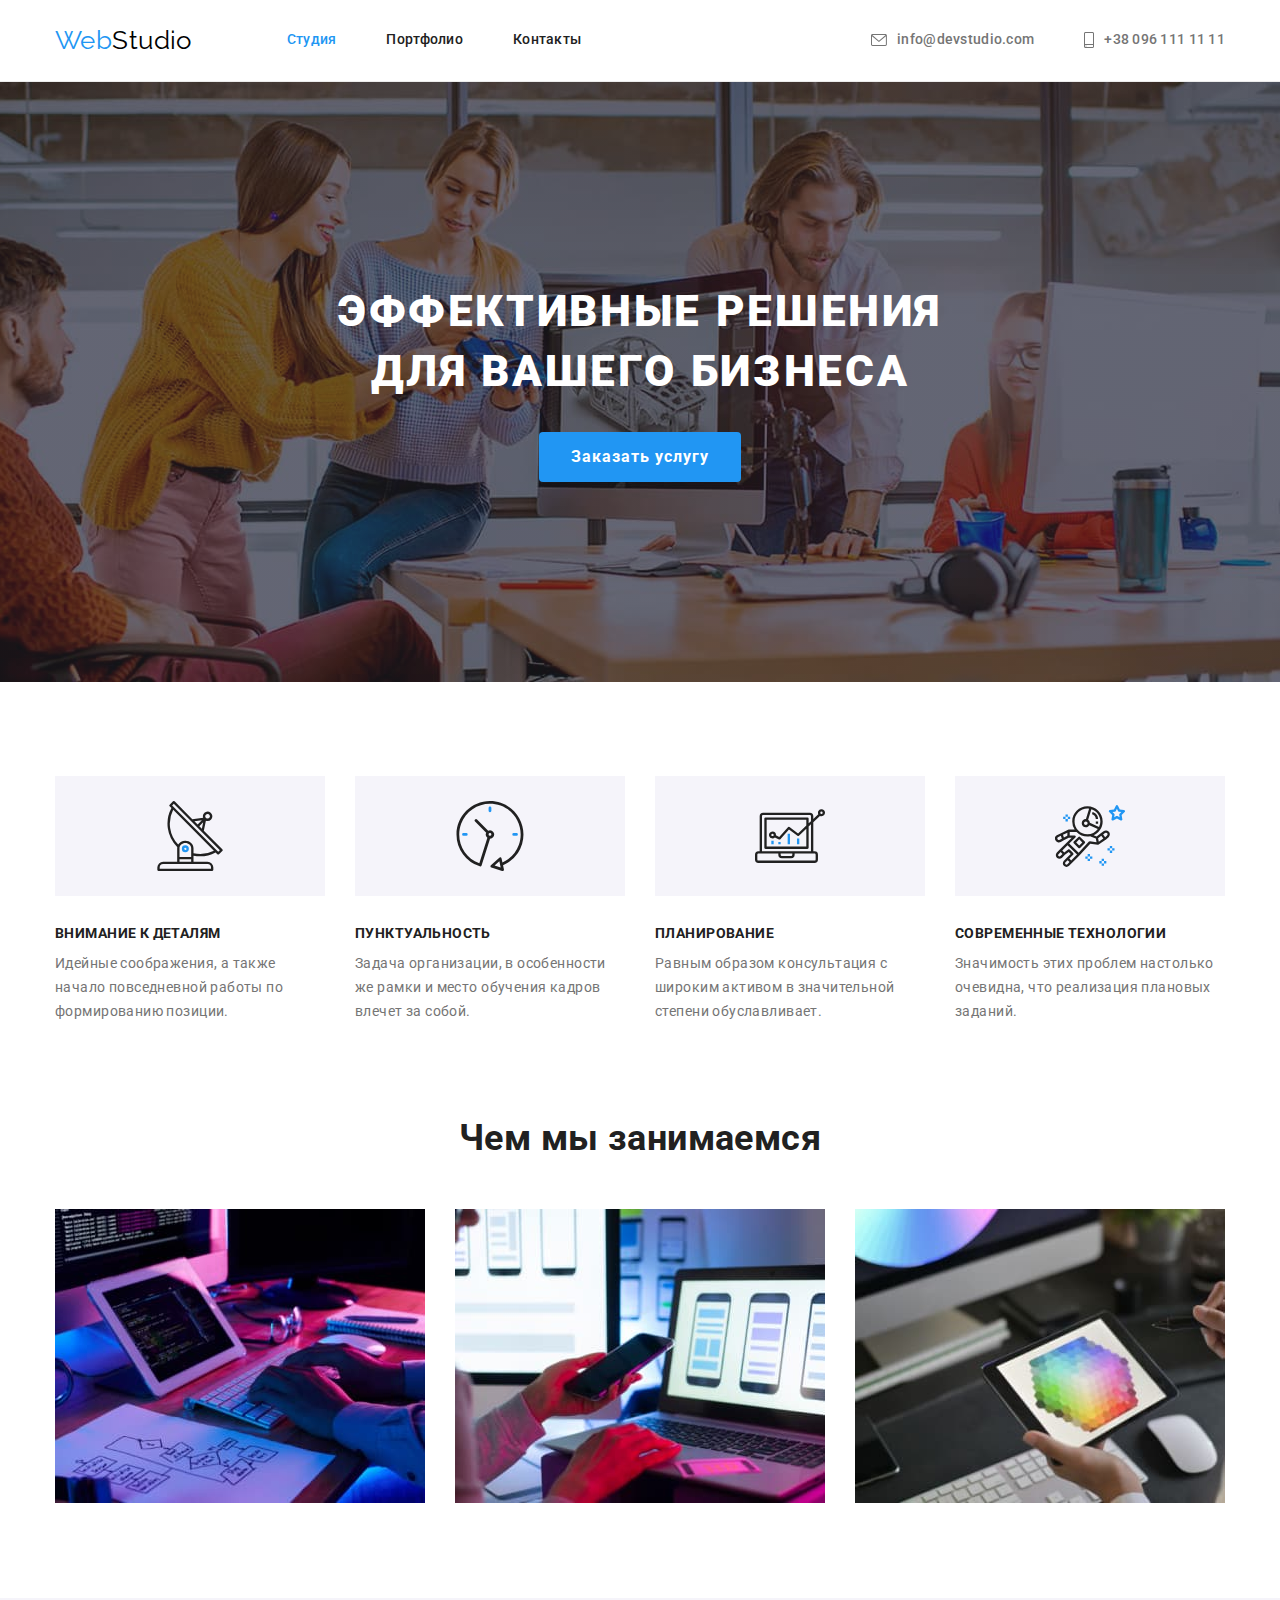
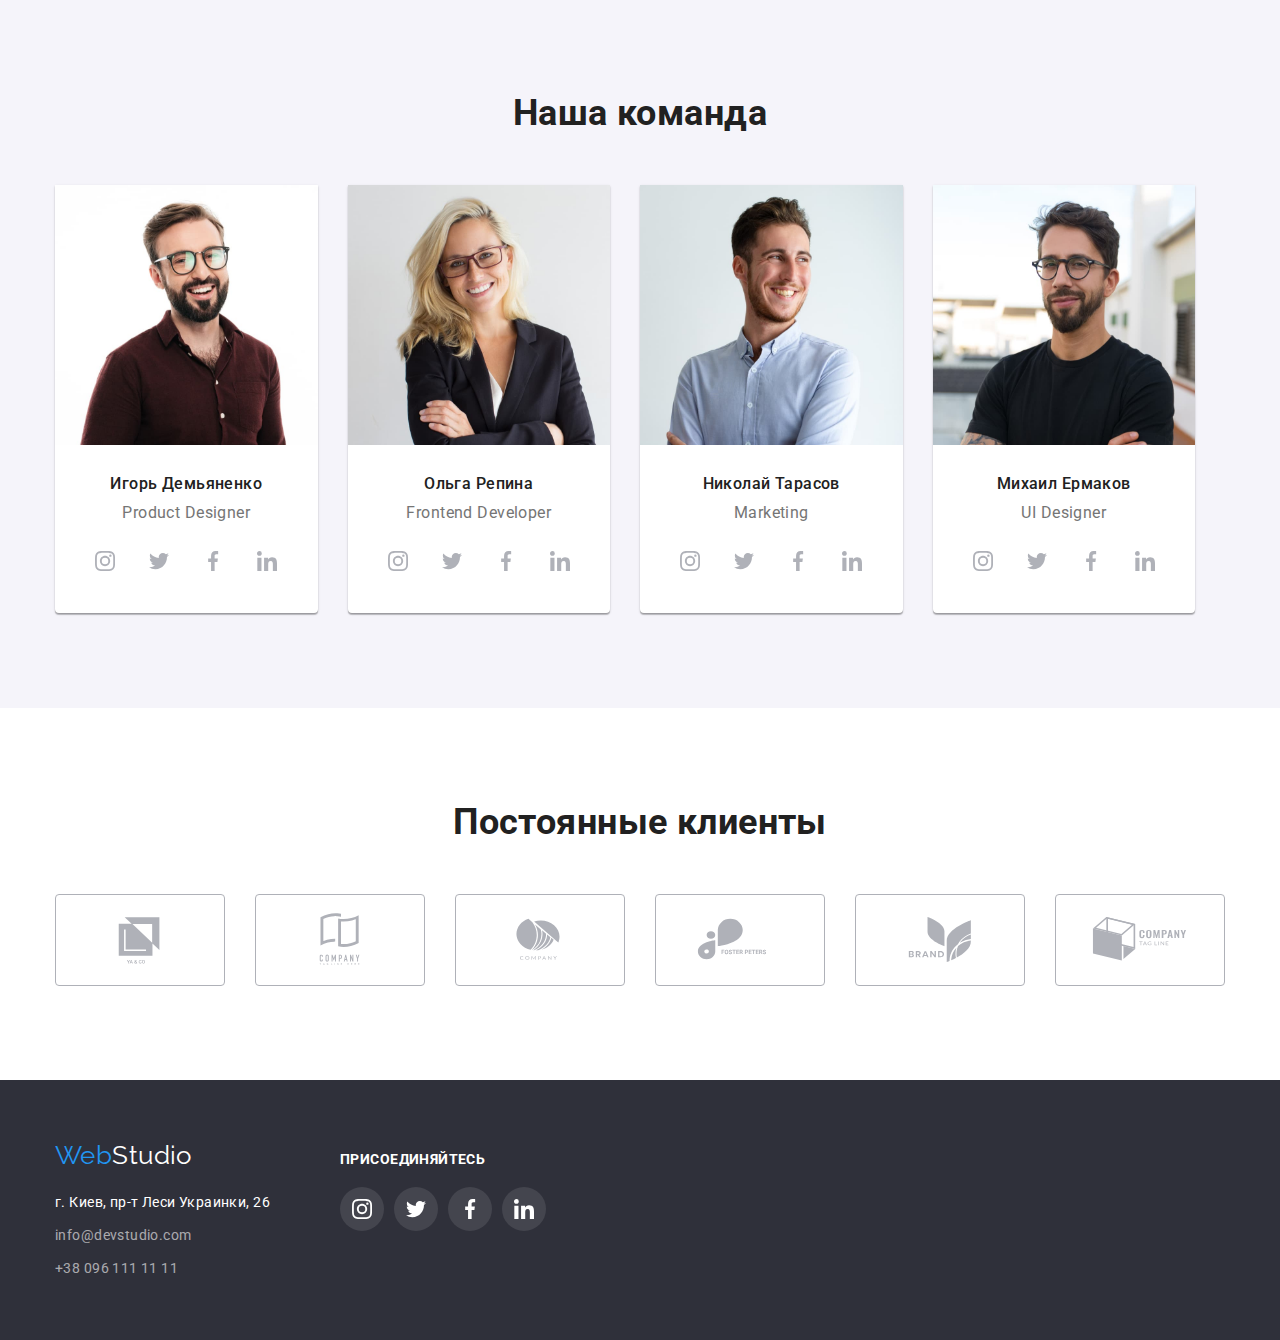
<file: index.html>
<!DOCTYPE html>
<html lang="ru">
  <head>
    <meta charset="UTF-8" />
    <meta http-equiv="X-UA-Compatible" content="IE=edge" />
    <meta name="viewport" content="width=device-width, initial-scale=1.0" />
    <title>Document</title>
    <link rel="preconnect" href="https://fonts.googleapis.com" />
    <link rel="preconnect" href="https://fonts.gstatic.com" crossorigin />
    <link
      href="https://fonts.googleapis.com/css2?family=Raleway:wght@700&family=Roboto:wght@400;500;700;900&display=swap"
      rel="stylesheet"
    />
    <link
      rel="stylesheet"
      href="https://cdnjs.cloudflare.com/ajax/libs/modern-normalize/1.1.0/modern-normalize.min.css"
    />
    <link rel="stylesheet" href="./CSS/styles.css" />
  </head>
  <body>
    <header class="header">
      <div class="container headers">
        <a href="./index.html" class="logo site"><span class="logo-accent">Web</span>Studio</a>
        <nav class="navigation">
          <ul class="listnone site-nav">
            <li class="item"><a href="./index.html" class="link current">Студия</a></li>
            <li class="item"><a href="./portfolio.html" class="link">Портфолио</a></li>
            <li class="item"><a href="" class="link">Контакты</a></li>
          </ul>
        </nav>
        <ul class="listnone contact">
          <li class="item">
            <a href="mailto:info@devstudio.com" class="link">
              <svg class="contact-icon" width="16" height="12">
                <use href="./images/sprite.svg#icon-envelope"></use>
              </svg>
              info@devstudio.com</a
            >
          </li>
          <li class="item">
            <a href="tel:+380961111111" class="link">
              <svg class="contact-icon" width="10" height="16">
                <use href="./images/sprite.svg#icon-smartphone"></use>
              </svg>
              +38 096 111 11 11</a
            >
          </li>
        </ul>
      </div>
    </header>
    <main>
      <section class="hero">
        <div class="container">
          <h1 class="hero-title">Эффективные решения для вашего бизнеса</h1>
          <button class="hero-button primary">Заказать услугу</button>
        </div>
      </section>
      <section class="section peculiarity">
        <div class="container">
          <h2 class="hiden-title">Особенности</h2>
          <ul class="peculiarity listnone">
            <li class="item">
              <div class="peculiarity-thumb">
                <svg class="peculiarity-icon">
                  <use href="./images/sprite.svg#icon-antenna"></use>
                </svg>
              </div>
              <h3 class="title">Внимание к деталям</h3>
              <p class="text">
                Идейные соображения, а также начало повседневной работы по формированию позиции.
              </p>
            </li>
            <li class="item">
              <div class="peculiarity-thumb">
                <svg class="peculiarity-icon">
                  <use href="./images/sprite.svg#icon-clock-1"></use>
                </svg>
              </div>
              <h3 class="title">Пунктуальность</h3>
              <p class="text">
                Задача организации, в особенности же рамки и место обучения кадров влечет за собой.
              </p>
            </li>
            <li class="item">
              <div class="peculiarity-thumb">
                <svg class="peculiarity-icon">
                  <use href="./images/sprite.svg#icon-diagram"></use>
                </svg>
              </div>
              <h3 class="title">Планирование</h3>
              <p class="text">
                Равным образом консультация с широким активом в значительной степени обуславливает.
              </p>
            </li>
            <li class="item">
              <div class="peculiarity-thumb">
                <svg class="peculiarity-icon">
                  <use href="./images/sprite.svg#icon-astronaut"></use>
                </svg>
              </div>
              <h3 class="title">Современные технологии</h3>
              <p class="text">
                Значимость этих проблем настолько очевидна, что реализация плановых заданий.
              </p>
            </li>
          </ul>
        </div>
      </section>
      <section class="section what">
        <div class="container">
          <h2 class="section-title">Чем мы занимаемся</h2>
          <ul class="listnone what-list">
            <li class="item">
              <img src="./images/img1.jpg" alt="Программирование" width="370" height="294" />
            </li>

            <li class="item">
              <img src="./images/img2.jpg" alt="Адаптивная вёрстка" width="370" height="294" />
            </li>

            <li class="item">
              <img src="./images/img3.jpg" alt="Дизайн" width="370" height="294" />
            </li>
          </ul>
        </div>
      </section>
      <section class="section commands">
        <div class="container">
          <h2 class="section-title">Наша команда</h2>
          <ul class="command listnone">
            <li class="item">
              <img
                class="photo"
                src="./images/photo_demyanenko.jpg"
                alt="Игорь Демьяненко"
                width="270"
                height="260"
              />
              <h3 class="title">Игорь Демьяненко</h3>
              <p class="position">Product Designer</p>
              <ul class="social-list listnone">
                <li class="social-item">
                  <a href="" class="social-link">
                    <svg class="social-icon" width="20" height="20">
                      <use href="./images/sprite.svg#icon-instagram"></use>
                    </svg>
                  </a>
                </li>
                <li class="social-item">
                  <a href="" class="social-link">
                    <svg class="social-icon" width="20" height="20">
                      <use href="./images/sprite.svg#icon-twitter"></use>
                    </svg>
                  </a>
                </li>
                <li class="social-item">
                  <a href="" class="social-link">
                    <svg class="social-icon" width="20" height="20">
                      <use href="./images/sprite.svg#icon-facebook"></use>
                    </svg>
                  </a>
                </li>
                <li class="social-item">
                  <a href="" class="social-link">
                    <svg class="social-icon" width="20" height="20">
                      <use href="./images/sprite.svg#icon-linkedin"></use>
                    </svg>
                  </a>
                </li>
              </ul>
            </li>
            <li class="item">
              <img
                class="photo"
                src="./images/photo_repina.jpg"
                alt="Ольга Репина"
                width="270"
                height="260"
              />
              <h3 class="title">Ольга Репина</h3>
              <p class="position">Frontend Developer</p>
              <ul class="social-list listnone">
                <li class="social-item">
                  <a href="" class="social-link">
                    <svg class="social-icon" width="20" height="20">
                      <use href="./images/sprite.svg#icon-instagram"></use>
                    </svg>
                  </a>
                </li>
                <li class="social-item">
                  <a href="" class="social-link">
                    <svg class="social-icon" width="20" height="20">
                      <use href="./images/sprite.svg#icon-twitter"></use>
                    </svg>
                  </a>
                </li>
                <li class="social-item">
                  <a href="" class="social-link">
                    <svg class="social-icon" width="20" height="20">
                      <use href="./images/sprite.svg#icon-facebook"></use>
                    </svg>
                  </a>
                </li>
                <li class="social-item">
                  <a href="" class="social-link">
                    <svg class="social-icon" width="20" height="20">
                      <use href="./images/sprite.svg#icon-linkedin"></use>
                    </svg>
                  </a>
                </li>
              </ul>
            </li>
            <li class="item">
              <img
                class="photo"
                src="./images/photo_tarasov.jpg"
                alt="Николай Тарасов"
                width="270"
                height="260"
              />
              <h3 class="title">Николай Тарасов</h3>
              <p class="position">Marketing</p>
              <ul class="social-list listnone">
                <li class="social-item">
                  <a href="" class="social-link">
                    <svg class="social-icon" width="20" height="20">
                      <use href="./images/sprite.svg#icon-instagram"></use>
                    </svg>
                  </a>
                </li>
                <li class="social-item">
                  <a href="" class="social-link">
                    <svg class="social-icon" width="20" height="20">
                      <use href="./images/sprite.svg#icon-twitter"></use>
                    </svg>
                  </a>
                </li>
                <li class="social-item">
                  <a href="" class="social-link">
                    <svg class="social-icon" width="20" height="20">
                      <use href="./images/sprite.svg#icon-facebook"></use>
                    </svg>
                  </a>
                </li>
                <li class="social-item">
                  <a href="" class="social-link">
                    <svg class="social-icon" width="20" height="20">
                      <use href="./images/sprite.svg#icon-linkedin"></use>
                    </svg>
                  </a>
                </li>
              </ul>
            </li>
            <li class="item">
              <img
                class="photo"
                src="./images/photo_ermakov.jpg"
                alt="Михаил Ермаков"
                width="270"
                height="260"
              />
              <h3 class="title">Михаил Ермаков</h3>
              <p class="position">UI Designer</p>
              <ul class="social-list listnone">
                <li class="social-item">
                  <a href="" class="social-link">
                    <svg class="social-icon" width="20" height="20">
                      <use href="./images/sprite.svg#icon-instagram"></use>
                    </svg>
                  </a>
                </li>
                <li class="social-item">
                  <a href="" class="social-link">
                    <svg class="social-icon" width="20" height="20">
                      <use href="./images/sprite.svg#icon-twitter"></use>
                    </svg>
                  </a>
                </li>
                <li class="social-item">
                  <a href="" class="social-link">
                    <svg class="social-icon" width="20" height="20">
                      <use href="./images/sprite.svg#icon-facebook"></use>
                    </svg>
                  </a>
                </li>
                <li class="social-item">
                  <a href="" class="social-link">
                    <svg class="social-icon" width="20" height="20">
                      <use href="./images/sprite.svg#icon-linkedin"></use>
                    </svg>
                  </a>
                </li>
              </ul>
            </li>
          </ul>
        </div>
      </section>
      <section class="section clients">
        <div class="container">
          <h2 class="section-title clients-title">Постоянные клиенты</h2>
          <ul class="clients-list listnone">
            <li class="clients-item">
              <a href="" class="clients-link">
                <svg class="clients-icon" width="106" height="60">
                  <use href="./images/sprite.svg#icon-client-1"></use>
                </svg>
              </a>
            </li>
            <li class="clients-item">
              <a href="" class="clients-link">
                <svg class="clients-icon" width="106" height="60">
                  <use href="./images/sprite.svg#icon-client-2"></use>
                </svg>
              </a>
            </li>
            <li class="clients-item">
              <a href="" class="clients-link">
                <svg class="clients-icon" width="106" height="60">
                  <use href="./images/sprite.svg#icon-client-3"></use>
                </svg>
              </a>
            </li>
            <li class="clients-item">
              <a href="" class="clients-link">
                <svg class="clients-icon" width="106" height="60">
                  <use href="./images/sprite.svg#icon-client-4"></use>
                </svg>
              </a>
            </li>
            <li class="clients-item">
              <a href="" class="clients-link">
                <svg class="clients-icon" width="106" height="60">
                  <use href="./images/sprite.svg#icon-client-5"></use>
                </svg>
              </a>
            </li>
            <li class="clients-item">
              <a href="" class="clients-link">
                <svg class="clients-icon" width="106" height="60">
                  <use href="./images/sprite.svg#icon-client-6"></use>
                </svg>
              </a>
            </li>
          </ul>
        </div>
      </section>
    </main>
    <footer class="footer">
      <div class="container">
        <div class="address-block">
          <a href="./index.html" class="logo"><span class="logo-accent">Web</span>Studio</a>
          <address class="address">
            <ul class="list listnone">
              <li class="add">
                <a
                  href="https://goo.gl/maps/4YWWPyWF16ZQ9Hfj6"
                  target="_blank"
                  rel="noopener noreferrer"
                  class="coords"
                  >г. Киев, пр-т Леси Украинки, 26</a
                >
              </li>
              <li class="mail">
                <a href="mailto:info@devstudio.com" class="contact">info@devstudio.com</a>
              </li>
              <li class="tel"><a href="tel:+380961111111" class="contact">+38 096 111 11 11</a></li>
            </ul>
          </address>
        </div>
        <div class="join">
          <p class="title">Присоединяйтесь</p>
          <ul class="social-list listnone">
            <li class="social-item">
              <a href="" class="social-link">
                <svg class="social-icon" width="20" height="20">
                  <use href="./images/sprite.svg#icon-instagram"></use>
                </svg>
              </a>
            </li>
            <li class="social-item">
              <a href="" class="social-link">
                <svg class="social-icon" width="20" height="20">
                  <use href="./images/sprite.svg#icon-twitter"></use>
                </svg>
              </a>
            </li>
            <li class="social-item">
              <a href="" class="social-link">
                <svg class="social-icon" width="20" height="20">
                  <use href="./images/sprite.svg#icon-facebook"></use>
                </svg>
              </a>
            </li>
            <li class="social-item">
              <a href="" class="social-link">
                <svg class="social-icon" width="20" height="20">
                  <use href="./images/sprite.svg#icon-linkedin"></use>
                </svg>
              </a>
            </li>
          </ul>
        </div>
      </div>
    </footer>
  </body>
</html>
</file>
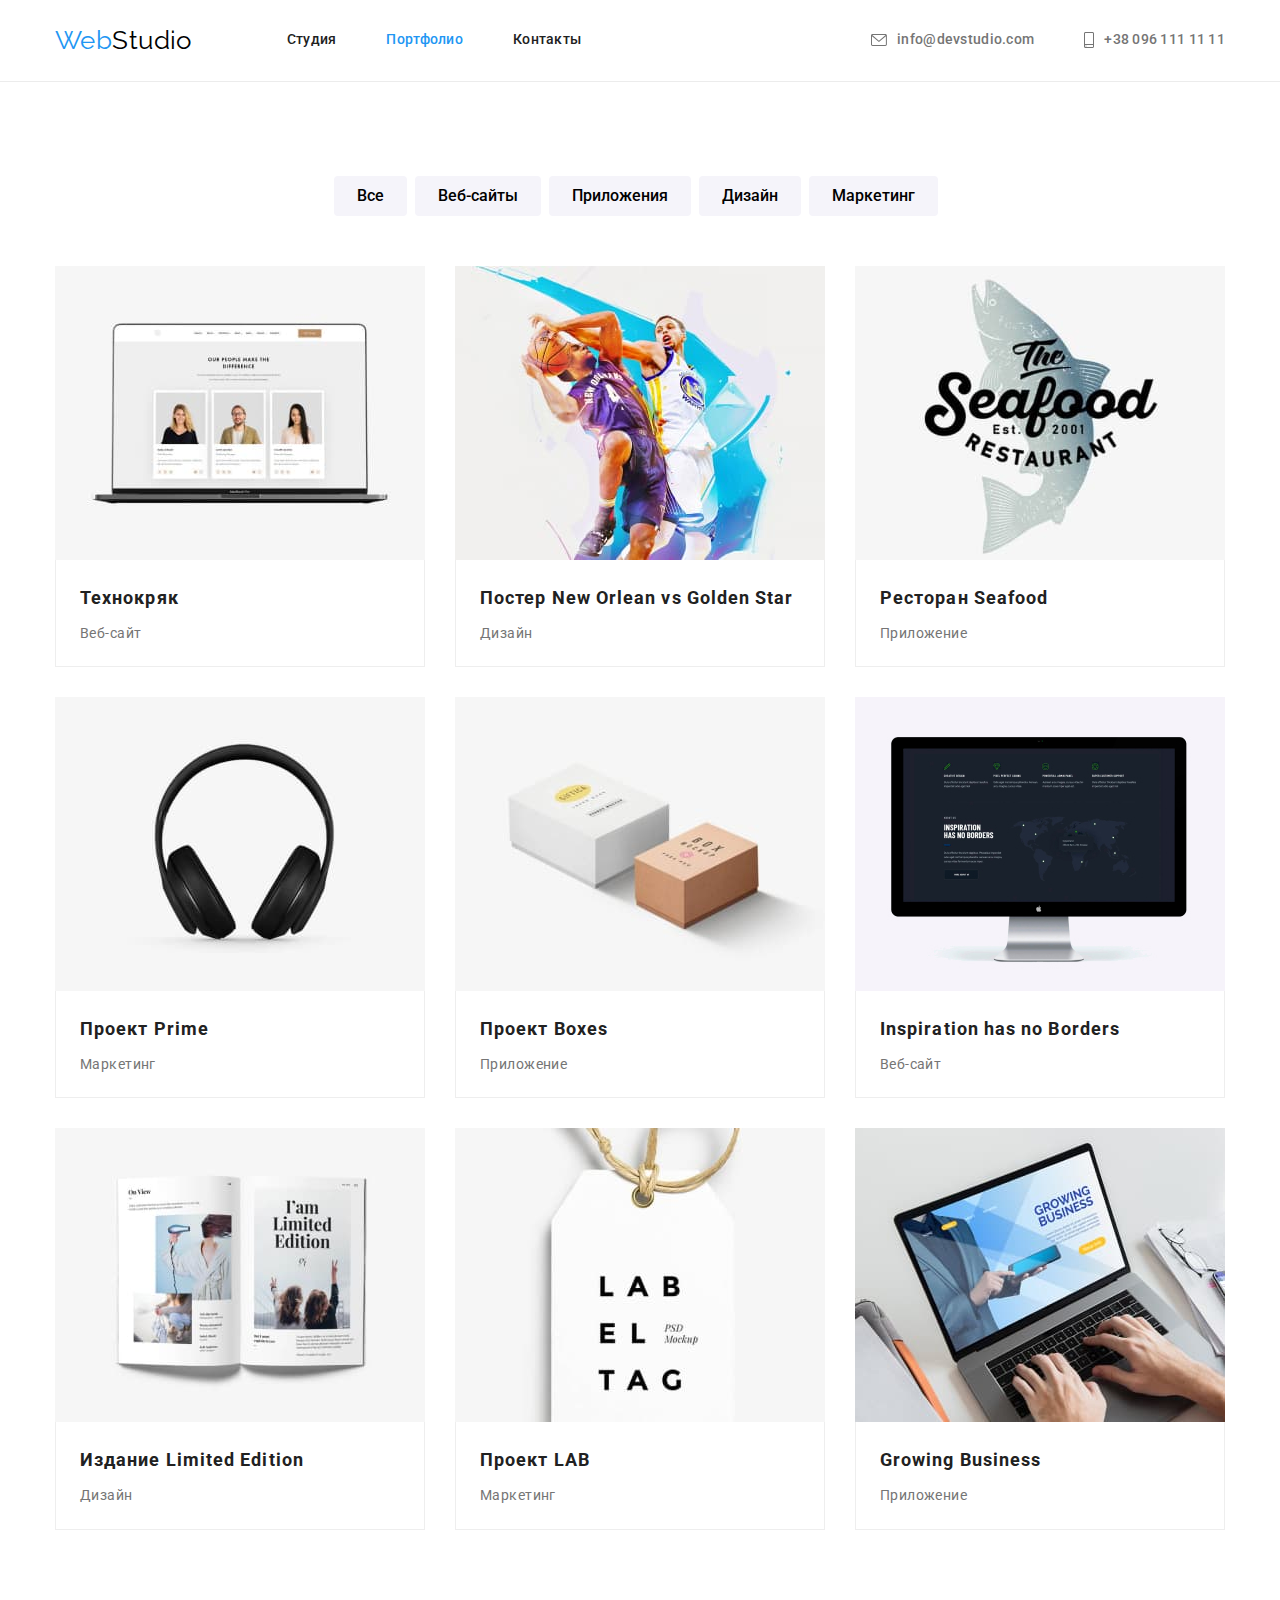
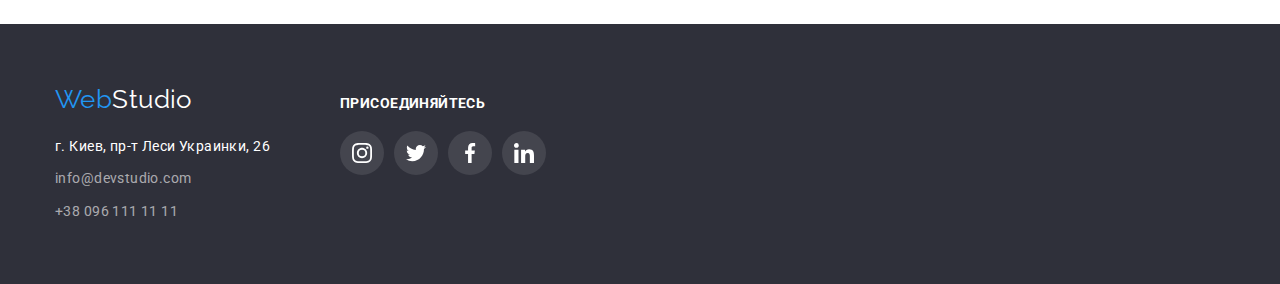
<file: portfolio.html>
<!DOCTYPE html>
<html lang="ru">
  <head>
    <meta charset="UTF-8" />
    <meta http-equiv="X-UA-Compatible" content="IE=edge" />
    <meta name="viewport" content="width=device-width, initial-scale=1.0" />
    <title>Document</title>
    <link rel="preconnect" href="https://fonts.googleapis.com" />
    <link rel="preconnect" href="https://fonts.gstatic.com" crossorigin />
    <link
      href="https://fonts.googleapis.com/css2?family=Raleway:wght@700&family=Roboto:wght@400;500;700;900&display=swap"
      rel="stylesheet"
    />
    <link
      rel="stylesheet"
      href="https://cdnjs.cloudflare.com/ajax/libs/modern-normalize/1.1.0/modern-normalize.min.css"
    />
    <link rel="stylesheet" href="./CSS/styles.css" />
  </head>
  <body>
    <header class="header">
      <div class="container headers">
        <a href="./index.html" class="logo"><span class="logo-accent">Web</span>Studio</a>
        <nav class="navigation">
          <ul class="listnone site-nav">
            <li class="item"><a href="./index.html" class="link">Студия</a></li>
            <li class="item"><a href="./portfolio.html" class="link current">Портфолио</a></li>
            <li class="item"><a href="" class="link">Контакты</a></li>
          </ul>
        </nav>
        <ul class="listnone contact">
          <li class="item">
            <a href="mailto:info@devstudio.com" class="link">
              <svg class="contact-icon" width="16" height="12">
                <use href="./images/sprite.svg#icon-envelope"></use>
              </svg>
              info@devstudio.com</a
            >
          </li>
          <li class="item">
            <a href="tel:+380961111111" class="link">
              <svg class="contact-icon" width="10" height="16">
                <use href="./images/sprite.svg#icon-smartphone"></use>
              </svg>
              +38 096 111 11 11</a
            >
          </li>
        </ul>
      </div>
    </header>
    <main>
      <section class="portfolio-section">
        <div class="container portfolio">
          <h1 class="hiden-title">Портфолио</h1>

          <ul class="filter listnone">
            <li class="item"><button type="button" class="button">Все</button></li>
            <li class="item"><button type="button" class="button">Веб-сайты</button></li>
            <li class="item"><button type="button" class="button">Приложения</button></li>
            <li class="item"><button type="button" class="button">Дизайн</button></li>
            <li class="item"><button type="button" class="button">Маркетинг</button></li>
          </ul>

          <ul class="portfolio-list listnone">
            <li class="item">
              <a href="" class="link"
                ><img src="./images/macbook.jpg" alt="макбук" width="370" height="294" />
                <div class="description">
                  <h2 class="title">Технокряк</h2>
                  <p class="technology">Веб-сайт</p>
                </div>
              </a>
            </li>

            <li class="item">
              <a href="" class="link">
                <img src="./images/poster.jpg" alt="постер" width="370" height="294" />
                <div class="description">
                  <h2 class="title">Постер New Orlean vs Golden Star</h2>
                  <p class="technology">Дизайн</p>
                </div>
              </a>
            </li>

            <li class="item">
              <a href="" class="link">
                <img src="./images/seafood.jpg" alt="логотип компании" width="370" height="294" />
                <div class="description">
                  <h2 class="title">Ресторан Seafood</h2>
                  <p class="technology">Приложение</p>
                </div>
              </a>
            </li>

            <li class="item">
              <a href="" class="link">
                <img src="./images/headphones.jpg" alt="наушники" width="370" height="294" />
                <div class="description">
                  <h2 class="title">Проект Prime</h2>
                  <p class="technology">Маркетинг</p>
                </div>
              </a>
            </li>

            <li class="item">
              <a href="" class="link">
                <img src="./images/boxes.jpg" alt="две коробки" width="370" height="294" />
                <div class="description">
                  <h2 class="title">Проект Boxes</h2>
                  <p class="technology">Приложение</p>
                </div>
              </a>
            </li>

            <li class="item">
              <a href="" class="link">
                <img src="./images/mac.jpg" alt="моноблок" width="370" height="294" />
                <div class="description">
                  <h2 class="title">Inspiration has no Borders</h2>
                  <p class="technology">Веб-сайт</p>
                </div>
              </a>
            </li>

            <li class="item">
              <a href="" class="link">
                <img src="./images/book.jpg" alt="книга" width="370" height="294" />
                <div class="description">
                  <h2 class="title">Издание Limited Edition</h2>
                  <p class="technology">Дизайн</p>
                </div>
              </a>
            </li>

            <li class="item">
              <a href="" class="link">
                <img src="./images/label.jpg" alt="бирка" width="370" height="294" />
                <div class="description">
                  <h2 class="title">Проект LAB</h2>
                  <p class="technology">Маркетинг</p>
                </div>
              </a>
            </li>

            <li class="item">
              <a href="" class="link">
                <img src="./images/notebook.jpg" alt="ноутбук" width="370" height="294" />
                <div class="description">
                  <h2 class="title">Growing Business</h2>
                  <p class="technology">Приложение</p>
                </div>
              </a>
            </li>
          </ul>
        </div>
      </section>
    </main>
    <footer class="footer">
      <div class="container">
        <div class="address-block">
          <a href="./index.html" class="logo"><span class="logo-accent">Web</span>Studio</a>
          <address class="address">
            <ul class="list listnone">
              <li class="add">
                <a
                  href="https://goo.gl/maps/4YWWPyWF16ZQ9Hfj6"
                  target="_blank"
                  rel="noopener noreferrer"
                  class="coords"
                  >г. Киев, пр-т Леси Украинки, 26</a
                >
              </li>
              <li class="mail">
                <a href="mailto:info@devstudio.com" class="contact">info@devstudio.com</a>
              </li>
              <li class="tel"><a href="tel:+380961111111" class="contact">+38 096 111 11 11</a></li>
            </ul>
          </address>
        </div>
        <div class="join">
          <p class="title">Присоединяйтесь</p>
          <ul class="social-list listnone">
            <li class="social-item">
              <a href="" class="social-link">
                <svg class="social-icon" width="20" height="20">
                  <use href="./images/sprite.svg#icon-instagram"></use>
                </svg>
              </a>
            </li>
            <li class="social-item">
              <a href="" class="social-link">
                <svg class="social-icon" width="20" height="20">
                  <use href="./images/sprite.svg#icon-twitter"></use>
                </svg>
              </a>
            </li>
            <li class="social-item">
              <a href="" class="social-link">
                <svg class="social-icon" width="20" height="20">
                  <use href="./images/sprite.svg#icon-facebook"></use>
                </svg>
              </a>
            </li>
            <li class="social-item">
              <a href="" class="social-link">
                <svg class="social-icon" width="20" height="20">
                  <use href="./images/sprite.svg#icon-linkedin"></use>
                </svg>
              </a>
            </li>
          </ul>
        </div>
      </div>
    </footer>
  </body>
</html>
</file>
<file: CSS/styles.css>
/* Цвет основного текста (черный) #212121 */
/* Цвет вторичный цвет текста (серый) #757575 */
/* Цвет акцента (синий) #2196F3
/* Белый цвет текста #FFFFFF */
/* Цвет футера rgba(255, 255, 255, 0.6); */
/* Цвет фона основной #fff */
/* Цвет фона вторичный #F5F4FA */
/* Цвет фона заголовка и футера #2F303A */
/* Цвет иконок #afb1b8 */

:root {
  --primary-fontcolor: #757575;
  --primary-fontsize: 14px;
  --primary-bg-color: #f5f4fa;
  --sec-fontcolor: #212121;
  --accent-color: #2196f3;
  --color-white: #ffffff;
  --color-black: #000000;
  --footer-bg-color: #2f303a;
  --address-contact-color: rgba(255, 255, 255, 0.6);
  --hero-button-hover: #188ce8;
  --social-primary-color: #afb1b8;
}

body {
  background-color: var(--color-white);
  color: var(--primary-fontcolor);

  font-size: var(--primary-fontsize);
  font-family: Roboto, sans-serif;
  letter-spacing: 0.03em;
}
h1,
h2,
h3,
h4,
h5,
h6,
p,
ul {
  margin-bottom: 0;
  margin-top: 0;
}

img {
  display: block;
  max-width: 100%;
}

.container {
  width: 1200px;
  margin-left: auto;
  margin-right: auto;
  padding-left: 15px;
  padding-right: 15px;
}

.header {
  padding-bottom: 25px;
  padding-top: 25px;
  background-color: var(--color-white);
  border-bottom: 1px solid #ececec;
}

.headers {
  display: flex;
  align-items: center;
}

.hiden-title {
  display: none;
}

.site-nav .link.current {
  color: var(--accent-color);
}

.listnone {
  list-style: none;
  padding: 0;
  margin: 0;
}

.logo {
  color: var(--color-black);
  text-decoration: none;
  font-family: Raleway, cursive;
  font-size: 26px;
  line-height: 1.19;
}

.header .logo {
  margin-right: 95px;
}

.logo-accent {
  color: var(--accent-color);
}

.site-nav {
  display: flex;

  font-weight: 500;
  line-height: 1.14;
  letter-spacing: 0.02em;
}

.site-nav .item {
  margin-right: 50px;
}

.site-nav .item:last-child {
  margin-right: 0;
}

.contact {
  margin-left: auto;
}

.contact .item {
  margin-right: 50px;
}

.contact .item:last-child {
  margin-right: 0;
}

.contact-icon {
  margin-right: 10px;
  fill: currentColor;
}

.contact .link {
  display: flex;
  align-items: center;

  color: var(--primary-fontcolor);
  text-decoration: none;
}

.site-nav .link {
  color: var(--sec-fontcolor);
  text-decoration: none;
}

.navigation .link {
  padding-top: 32px;
  padding-bottom: 32px;
}

.header .contact {
  display: flex;

  font-weight: 500;
  line-height: 1.14;
  letter-spacing: 0.02em;
}

.hero {
  background-image: linear-gradient(to right, rgba(47, 48, 58, 0.4), rgba(47, 48, 58, 0.4)),
    url(../images/hero-img.jpg);
  background-position: center;
  background-size: cover;
  background-repeat: no-repeat;

  max-width: 1600px;
  height: 600px;
  background-color: var(--footer-bg-color);

  text-align: center;
  margin-left: auto;
  margin-right: auto;
  padding-top: 200px;
  padding-bottom: 200px;
}

.hero-title {
  color: var(--color-white);

  font-weight: 900;
  font-size: 44px;
  line-height: 1.36;
  letter-spacing: 0.06em;
  text-align: center;
  text-transform: uppercase;

  width: 696px;
  margin-bottom: 30px;
  margin-left: auto;
  margin-right: auto;
}

.button {
  display: inline-block;
  border: 1px solid transparent;
  font-family: inherit;
  cursor: pointer;
  border-radius: 4px;
}

.hero-button {
  display: inline-block;
  padding: 10px 32px;
  margin-left: auto;
  margin-right: auto;

  background-color: var(--accent-color);
  color: var(--color-white);

  font-weight: 700;
  font-size: 16px;
  line-height: 1.87;
  letter-spacing: 0.06em;
  border-radius: 4px;

  min-width: 200px;
  border: none;
  cursor: pointer;
}

.hero-button:hover {
  background-color: var(--hero-button-hover);
}

.button.primary {
  background-color: var(--accent-color);
  color: var(--color-white);
  /* border: var(--color-white); */
}

.button.secondary {
  background-color: var(--color-white);
  color: var(--sec-fontcolor);
  border: none;
}

/* portfolio filter */

.filter {
  display: flex;
  justify-content: center;

  margin-bottom: 50px;
}

.filter .button {
  font-weight: 500;
  font-size: 16px;
  line-height: 1.62;
  margin-right: 8px;
  padding: 6px 22px;
  background-color: var(--primary-bg-color);
}

/* Page title */
.section-title {
  font-weight: 700;
  font-size: 36px;
  line-height: 1.16;
  text-align: center;

  margin-bottom: 50px;
}

/* особенности */

.peculiarity-thumb {
  width: 270px;
  height: 120px;
  background-color: var(--primary-bg-color);
  margin-bottom: 30px;
  display: inline-flex;
  align-items: center;
  justify-content: center;
}

.peculiarity-icon {
  width: 70px;
  height: 70px;
}

.peculiarity {
  display: flex;
  flex-wrap: wrap;
}
.peculiarity .item {
  margin-right: 30px;
  flex-basis: calc(100% / 4 - 30px);
}

.peculiarity .item:nth-child(4) {
  margin-right: 0;
}

.section.peculiarity {
  padding-top: 94px;
  padding-bottom: 94px;
}

.peculiarity .title {
  font-size: 14px;
  font-weight: 700;
  line-height: 1.14;
  text-transform: uppercase;

  margin-bottom: 10px;
}

.peculiarity .text {
  line-height: 1.71;
}

.section.what {
  padding-bottom: 95px;
}

.what-list {
  display: flex;
  flex-wrap: wrap;
}

.what-list .item {
  margin-right: 30px;
}

.what-list .item:nth-child(3) {
  margin-right: 0;
}

.portfolio-list .link {
  display: block;
  color: var(--primary-fontcolor);
  text-decoration: none;
}

.portfolio-list .link:hover {
  box-shadow: 0px 1px 1px rgba(0, 0, 0, 0.12), 0px 4px 4px rgba(0, 0, 0, 0.06),
    1px 4px 6px rgba(0, 0, 0, 0.16);
}

/* Наша команда */
.section.commands {
  padding-top: 95px;
  padding-bottom: 95px;
  background-color: var(--primary-bg-color);
}

.command {
  display: flex;
}

.command .photo {
  display: block;
}

.command .item {
  background-color: var(--color-white);
  box-shadow: 0px 1px 3px rgba(0, 0, 0, 0.12), 0px 1px 1px rgba(0, 0, 0, 0.14),
    0px 2px 1px rgba(0, 0, 0, 0.2);
  border-radius: 0px 0px 4px 4px;

  margin-right: 30px;

  flex-wrap: wrap;
  flex-basis: calc(100% / 4 - 30px);

  text-align: center;
}

.command .item:nth-child(4) {
  margin-right: 0;
}

.command .title {
  font-weight: 500;
  font-size: 16px;
  line-height: 1.18;

  margin-top: 30px;
  margin-bottom: 10px;
}

.command .position {
  font-size: 16px;
  line-height: 1.18;
  margin-bottom: 16px;
}

.social-list {
  display: inline-flex;
  margin-bottom: 30px;
}

.social-item {
  margin-right: 10px;
}

.social-item:last-child {
  margin-right: 0;
}

.social-link {
  display: inline-flex;
  align-items: center;
  justify-content: center;
  border-radius: 50%;
  width: 44px;
  height: 44px;
  fill: var(--social-primary-color);
}

/* .social-icon {
  width: 20px;
  height: 20px;
} */

.command .social-link:hover,
.command .social-link:focus {
  background-color: var(--accent-color);
  fill: var(--color-white);
}

/* Clients */

.clients {
  padding: 94px 0px;
  background-color: var(--color-white);
}

.clients-list {
  display: flex;
}

.clients-item {
  margin-right: 30px;
}

.clients-item:last-child {
  margin-right: 0;
}

.clients-link {
  display: inline-flex;
  align-items: center;
  justify-content: center;
  width: 170px;
  height: 92px;

  border: 1px solid var(--social-primary-color);
  border-radius: 4px;

  fill: var(--social-primary-color);
}

.clients-link:hover,
.clients-link:focus {
  fill: var(--accent-color);
  border-color: var(--accent-color);
  /* border: 1px solid #2196f3;
  border-radius: 4px; */
}

/* портфолио */

.portfolio-list {
  display: flex;
  flex-wrap: wrap;
  margin: -15px -15px;
}
.portfolio-list .title {
  font-weight: 700;
  font-size: 18px;
  line-height: 2;
  letter-spacing: 0.06em;

  margin-bottom: 4px;
}

.portfolio-list > .item {
  flex-basis: calc((100% - 90px) / 3);
  margin: 15px 15px;
  /* outline: 1px solid tomato; */
}

.description {
  padding: 20px 24px;
  border-left: 1px solid #eeeeee;
  border-right: 1px solid #eeeeee;
  border-bottom: 1px solid #eeeeee;
}

.portfolio-list .technology {
  line-height: 1.875;
}

.portfolio-section {
  padding-top: 94px;
  padding-bottom: 94px;
}

.site-nav .link:hover,
.contact .link:hover,
.contact .link:focus,
.site-nav .link:focus,
.address .coords:hover,
.address .contact:hover,
.address .coords:focus,
.address .contact:focus {
  color: var(--accent-color);
}

.filter .button:hover,
.filter .button:focus {
  background-color: var(--accent-color);
  color: var(--color-white);
  box-shadow: 0px 3px 1px rgba(0, 0, 0, 0.1), 0px 1px 2px rgba(0, 0, 0, 0.08),
    0px 2px 2px rgba(0, 0, 0, 0.12);
}

.section-title,
.peculiarity .title,
.command .title,
.portfolio-list .title {
  color: var(--sec-fontcolor);
}

.footer {
  padding-top: 60px;
  padding-bottom: 60px;
  background-color: var(--footer-bg-color);
}

.footer .logo {
  display: inline-block;
  color: var(--color-white);

  margin-bottom: 20px;
}

.address a {
  display: inline-block;
  text-decoration: none;
}

.address .coords {
  color: var(--color-white);
  font-family: 'Roboto';
  font-style: normal;
  line-height: 1.71;
}

.address .contact {
  color: var(--address-contact-color);
  font-family: 'Roboto';
  font-style: normal;
  line-height: 1.71;
}
.address-block {
  margin-right: 70px;
}

.mail {
  margin-top: 9px;
  margin-bottom: 9px;
}

.footer .container {
  display: flex;
  align-items: baseline;
}

/* .join {
} */

.join .title {
  margin-bottom: 20px;
  font-weight: 700;
  text-transform: uppercase;

  color: var(--color-white);
}

.join .social-link {
  border-radius: 50%;
  background: rgba(255, 255, 255, 0.1);
  fill: var(--color-white);
}

.join .social-link:hover,
.join .social-link:focus {
  background-color: var(--accent-color);
}
</file>
